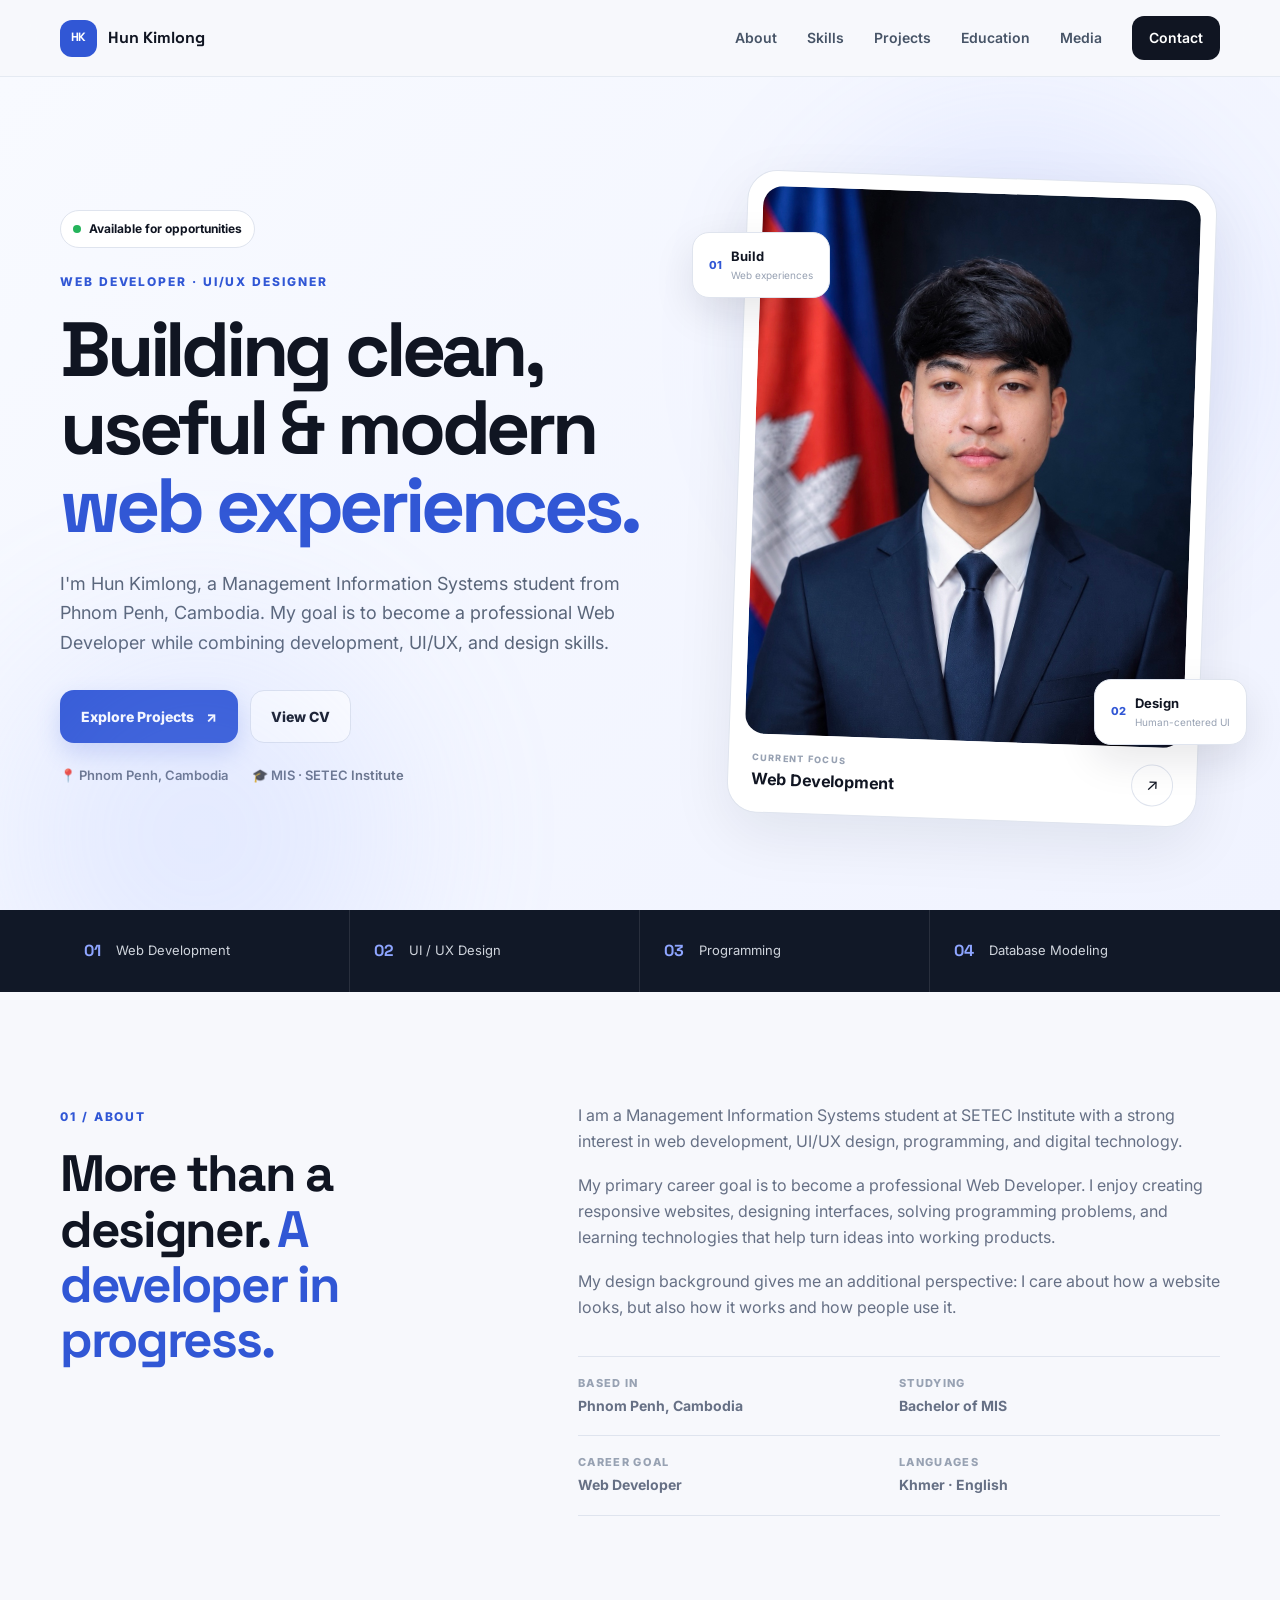
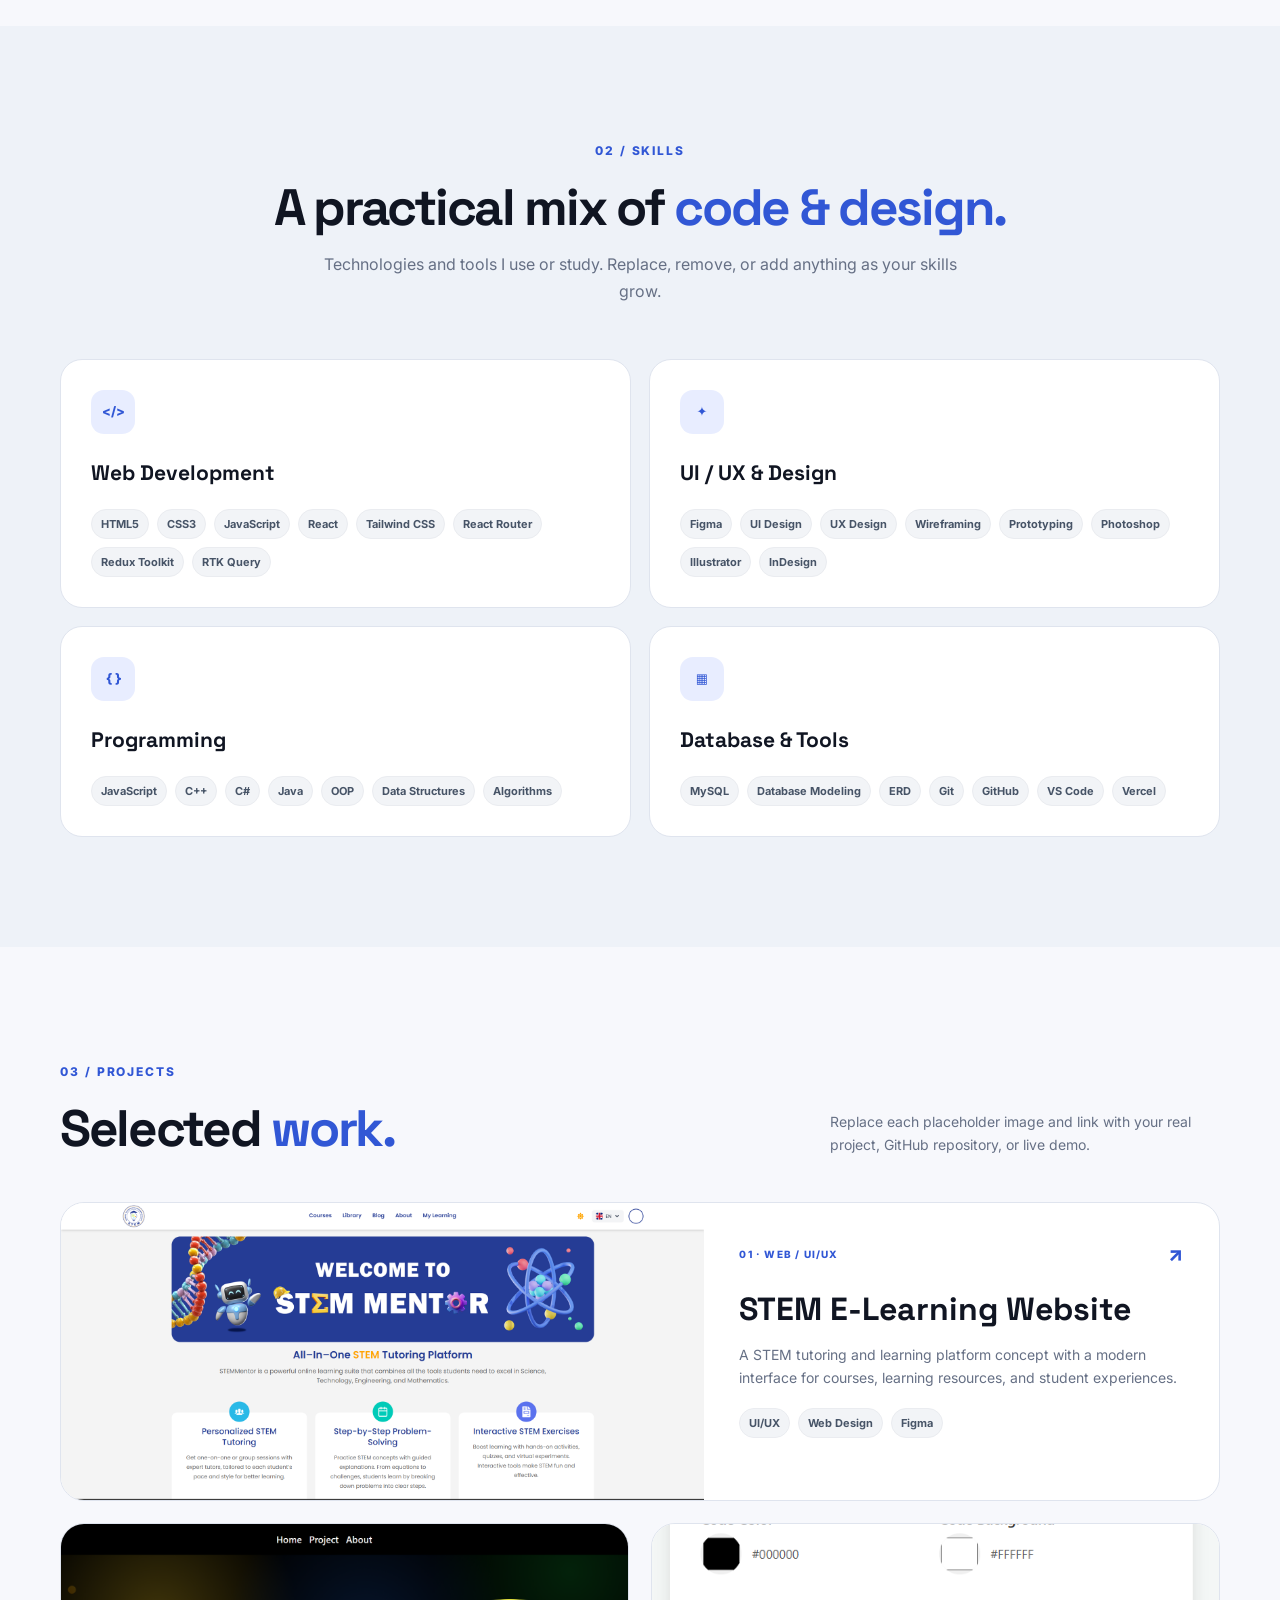
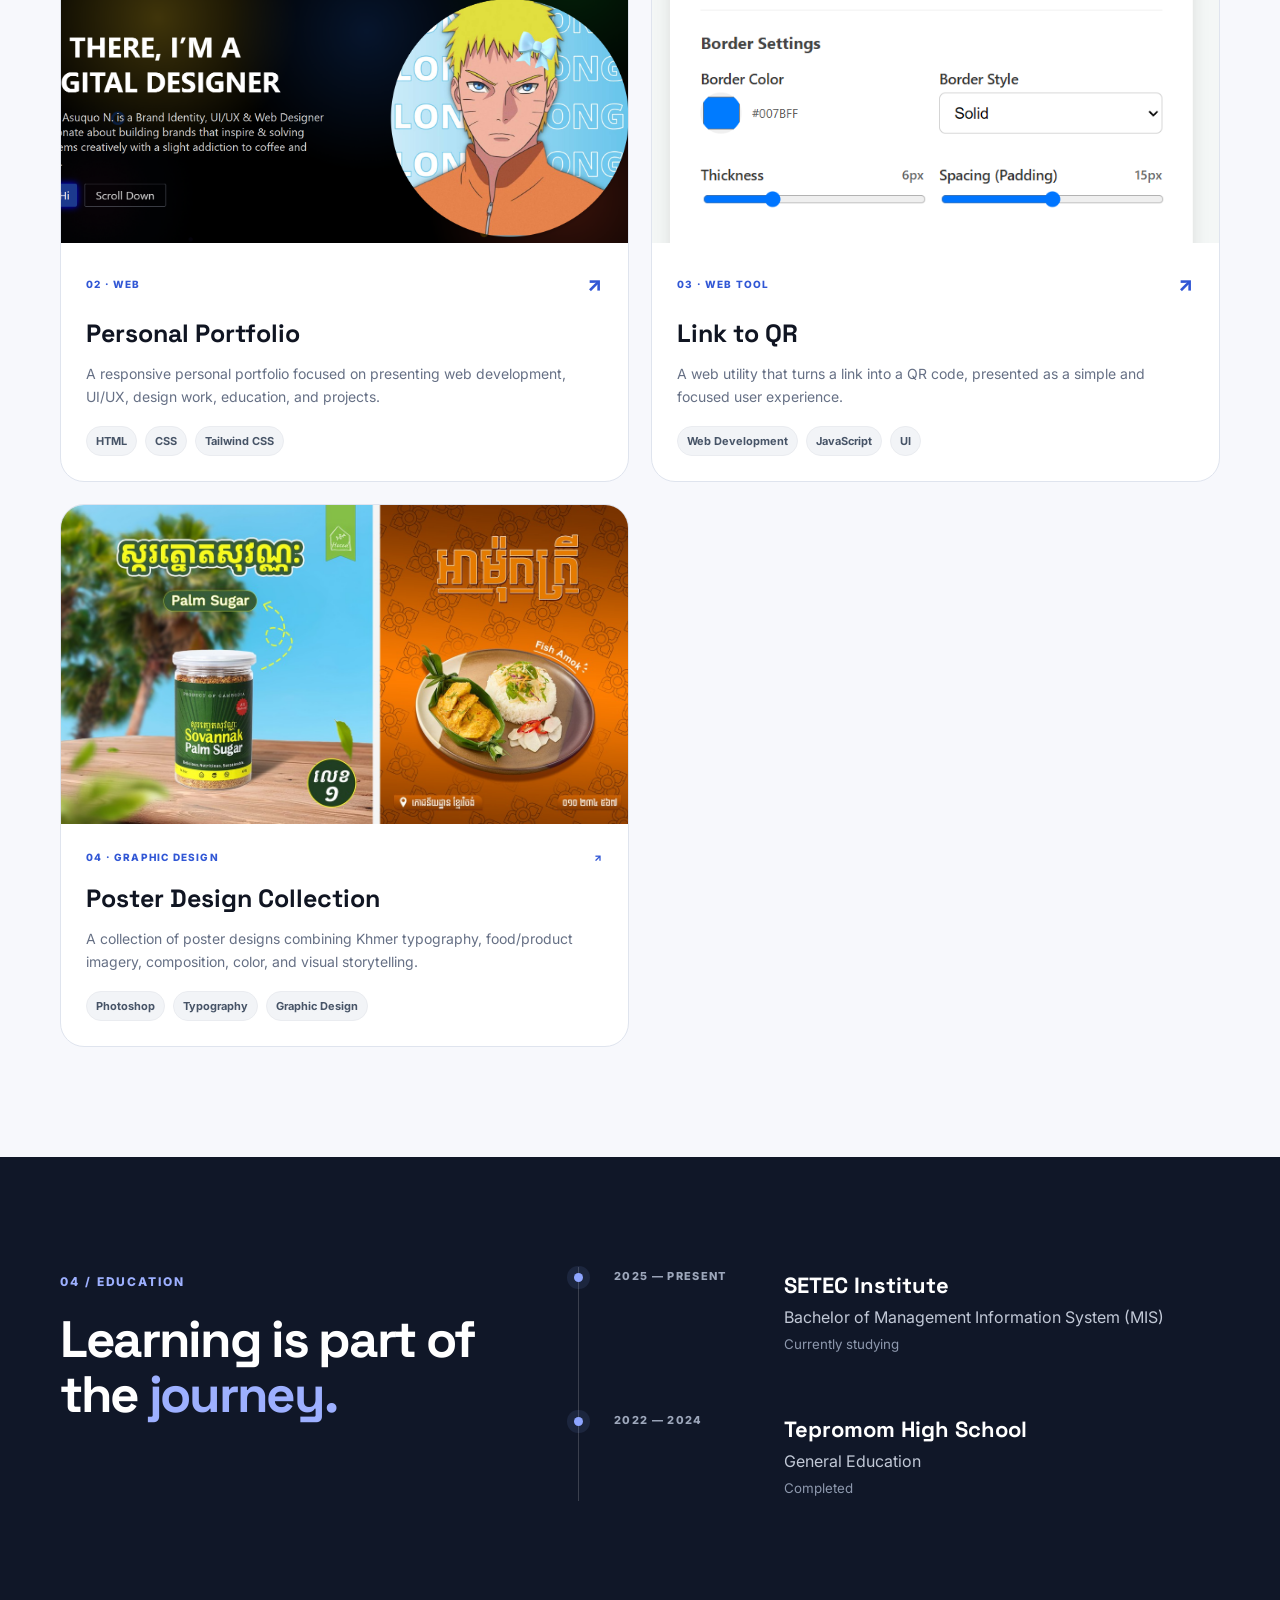
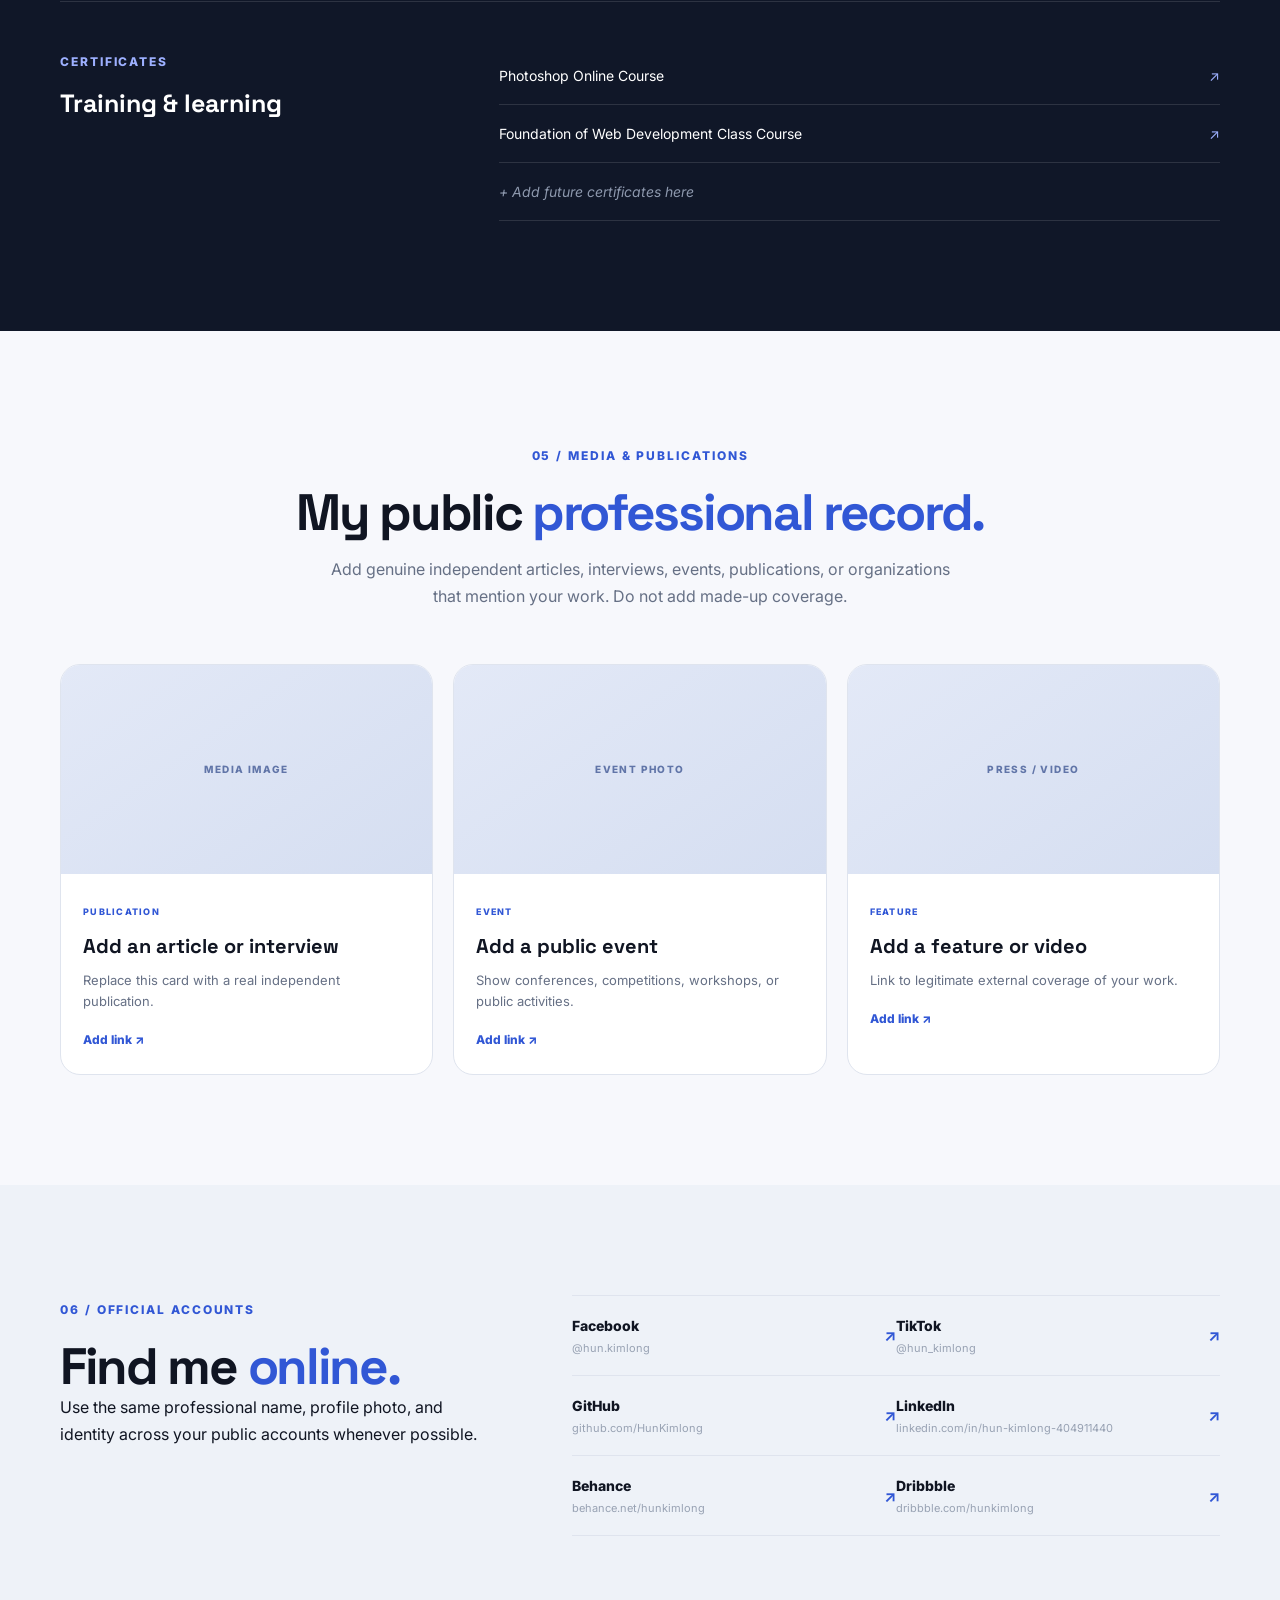
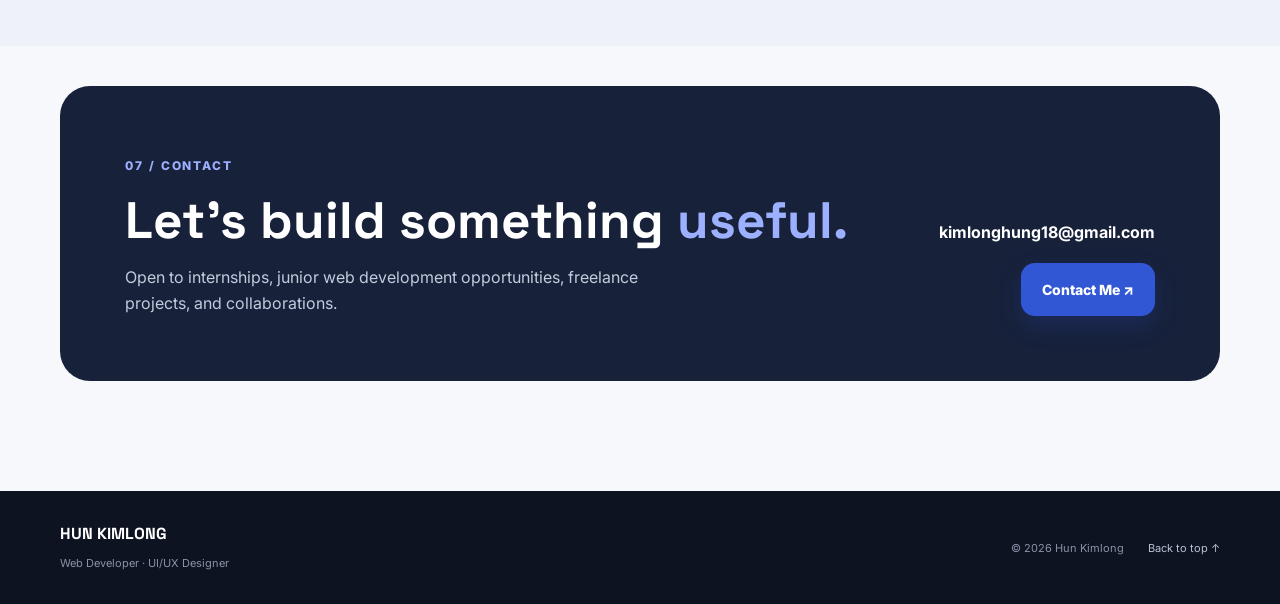
<file: index.html>
<!DOCTYPE html>
<html lang="en">

<head>
  <meta charset="UTF-8" />
  <meta name="viewport" content="width=device-width, initial-scale=1.0" />
  <meta name="description" content="Hun Kimlong is a Web Developer and UI/UX Designer from Phnom Penh, Cambodia. Explore his web development, UI/UX, programming, database, and design projects." />
  <meta name="author" content="Hun Kimlong" />
  <meta name="robots" content="index, follow, max-image-preview:large" />
  <meta name="googlebot" content="index, follow" />
  <meta name="theme-color" content="#3157d5" />
  <meta name="application-name" content="Hun Kimlong Portfolio" />

  <meta property="og:title" content="Hun Kimlong | Web Developer & UI/UX Designer in Cambodia" />
  <meta property="og:description" content="Official portfolio of Hun Kimlong — Web Developer and UI/UX Designer from Phnom Penh, Cambodia." />
  <meta property="og:url" content="https://hunkimlong.com/" />
  <meta property="og:image" content="https://hunkimlong.com/assets/profile.jpg" />
  <meta property="og:image:alt" content="Hun Kimlong — Web Developer and UI/UX Designer" />
  <meta property="og:image:type" content="image/jpeg" />
  <meta property="og:type" content="profile" />
  <meta property="og:site_name" content="Hun Kimlong" />
  <meta property="og:locale" content="en_US" />

  <meta name="twitter:card" content="summary_large_image" />
  <meta name="twitter:title" content="Hun Kimlong | Web Developer & UI/UX Designer in Cambodia" />
  <meta name="twitter:description" content="Official portfolio, projects, skills, education, and contact information for Hun Kimlong." />
  <meta name="twitter:image" content="https://hunkimlong.com/assets/profile.jpg" />
  <meta name="twitter:image:alt" content="Hun Kimlong — Web Developer and UI/UX Designer" />

  <link rel="canonical" href="https://hunkimlong.com/" />
  <link rel="sitemap" type="application/xml" href="/sitemap.xml" />
  <link rel="manifest" href="/site.webmanifest" />

  <title>Hun Kimlong | Web Developer & UI/UX Designer in Cambodia</title>

  <script type="application/ld+json">
  {
    "@context": "https://schema.org",
    "@graph": [
      {
        "@type": "ProfilePage",
        "@id": "https://hunkimlong.com/#profile",
        "url": "https://hunkimlong.com/",
        "name": "Hun Kimlong | Web Developer & UI/UX Designer",
        "mainEntity": {"@id": "https://hunkimlong.com/#person"}
      },
      {
        "@type": "Person",
        "@id": "https://hunkimlong.com/#person",
        "name": "Hun Kimlong",
        "url": "https://hunkimlong.com/",
        "image": "https://hunkimlong.com/assets/profile.jpg",
        "jobTitle": "Web Developer & UI/UX Designer",
        "description": "Web Developer and UI/UX Designer from Phnom Penh, Cambodia, and Management Information Systems student at SETEC Institute.",
        "homeLocation": {"@type": "Place", "name": "Phnom Penh, Cambodia"},
        "alumniOf": {"@type": "CollegeOrUniversity", "name": "SETEC Institute"},
        "sameAs": [
          "https://www.facebook.com/hun.kimlong",
          "https://www.tiktok.com/@hun_kimlong",
          "https://github.com/HunKimlong",
          "https://www.linkedin.com/in/hun-kimlong-404911440",
          "https://www.behance.net/hunkimlong",
          "https://dribbble.com/hunkimlong",
          "https://portfolio-long.vercel.app/"
        ]
      },
      {
        "@type": "WebSite",
        "@id": "https://hunkimlong.com/#website",
        "url": "https://hunkimlong.com/",
        "name": "Hun Kimlong",
        "description": "Portfolio of Hun Kimlong, Web Developer and UI/UX Designer.",
        "publisher": {"@id": "https://hunkimlong.com/#person"},
        "inLanguage": "en"
      }
    ]
  }
  </script>
  <link rel="icon" href="assets/favicon.svg" type="image/svg+xml" />
  <link rel="preconnect" href="https://fonts.googleapis.com" />
  <link rel="preconnect" href="https://fonts.gstatic.com" crossorigin />
  <link
    href="https://fonts.googleapis.com/css2?family=Inter:wght@400;500;600;700;800&family=Space+Grotesk:wght@500;600;700&display=swap"
    rel="stylesheet" />
  <link rel="stylesheet" href="styles.css" />
</head>

<body>
  <div class="scroll-progress" id="scrollProgress"></div>

  <header class="site-header" id="top">
    <nav class="nav container" aria-label="Main navigation">
      <a class="brand" href="#home" aria-label="Hun Kimlong home">
        <span class="brand-mark">HK</span>
        <span>Hun Kimlong</span>
      </a>
      <button class="nav-toggle" id="navToggle" aria-label="Open menu" aria-expanded="false">
        <span></span><span></span><span></span>
      </button>
      <div class="nav-links" id="navLinks">
        <a href="#about">About</a>
        <a href="#skills">Skills</a>
        <a href="#projects">Projects</a>
        <a href="#education">Education</a>
        <a href="#media">Media</a>
        <a href="#contact" class="nav-cta">Contact</a>
      </div>
    </nav>
  </header>

  <main>
    <section class="hero section" id="home">
      <div class="hero-glow glow-one"></div>
      <div class="hero-glow glow-two"></div>
      <div class="container hero-grid">
        <div class="hero-copy reveal">
          <div class="eyebrow"><span class="status-dot"></span> Available for opportunities</div>
          <p class="hero-kicker">WEB DEVELOPER · UI/UX DESIGNER</p>
          <h1>Building clean, useful &amp; modern <span>web experiences.</span></h1>
          <p class="hero-text">I'm Hun Kimlong, a Management Information Systems student from Phnom Penh, Cambodia. My
            goal is to become a professional Web Developer while combining development, UI/UX, and design skills.</p>
          <div class="hero-actions">
            <a class="btn btn-primary" href="#projects">Explore Projects <span>↗</span></a>
            <a class="btn btn-secondary" href="assets/CV-Hun-Kimlong.pdf" target="_blank" rel="noopener">View CV</a>
          </div>
          <div class="hero-meta">
            <span>📍 Phnom Penh, Cambodia</span>
            <span>🎓 MIS · SETEC Institute</span>
          </div>
        </div>

        <div class="hero-profile reveal">
          <div class="profile-card">
            <div class="profile-image">
              <img src="assets/profile.jpg" alt="Hun Kimlong, Web Developer and UI/UX Designer" />
            </div>
            <div class="profile-card-body">
              <div>
                <span class="mini-label">CURRENT FOCUS</span>
                <strong>Web Development</strong>
              </div>
              <div class="profile-arrow">↗</div>
            </div>
          </div>
          <div class="floating-card floating-top"><span>01</span><strong>Build</strong><small>Web experiences</small>
          </div>
          <div class="floating-card floating-bottom"><span>02</span><strong>Design</strong><small>Human-centered
              UI</small></div>
        </div>
      </div>
    </section>

    <section class="trust-strip">
      <div class="container trust-grid">
        <div><strong>01</strong><span>Web Development</span></div>
        <div><strong>02</strong><span>UI / UX Design</span></div>
        <div><strong>03</strong><span>Programming</span></div>
        <div><strong>04</strong><span>Database Modeling</span></div>
      </div>
    </section>

    <section class="section" id="about">
      <div class="container two-col">
        <div class="section-heading reveal">
          <span class="section-number">01 / ABOUT</span>
          <h2>More than a designer. <span>A developer in progress.</span></h2>
        </div>
        <div class="about-copy reveal">
          <p>I am a Management Information Systems student at SETEC Institute with a strong interest in web development,
            UI/UX design, programming, and digital technology.</p>
          <p>My primary career goal is to become a professional Web Developer. I enjoy creating responsive websites,
            designing interfaces, solving programming problems, and learning technologies that help turn ideas into
            working products.</p>
          <p>My design background gives me an additional perspective: I care about how a website looks, but also how it
            works and how people use it.</p>
          <div class="about-facts">
            <div><span>Based in</span><strong>Phnom Penh, Cambodia</strong></div>
            <div><span>Studying</span><strong>Bachelor of MIS</strong></div>
            <div><span>Career goal</span><strong>Web Developer</strong></div>
            <div><span>Languages</span><strong>Khmer · English</strong></div>
          </div>
        </div>
      </div>
    </section>

    <section class="section section-soft" id="skills">
      <div class="container">
        <div class="section-heading centered reveal">
          <span class="section-number">02 / SKILLS</span>
          <h2>A practical mix of <span>code &amp; design.</span></h2>
          <p>Technologies and tools I use or study. Replace, remove, or add anything as your skills grow.</p>
        </div>
        <div class="skills-grid">
          <article class="skill-card reveal"><span class="skill-icon">&lt;/&gt;</span>
            <h3>Web Development</h3>
            <div class="tag-list">
              <span>HTML5</span><span>CSS3</span><span>JavaScript</span><span>React</span><span>Tailwind
                CSS</span><span>React Router</span><span>Redux Toolkit</span><span>RTK Query</span>
            </div>
          </article>
          <article class="skill-card reveal"><span class="skill-icon">✦</span>
            <h3>UI / UX &amp; Design</h3>
            <div class="tag-list"><span>Figma</span><span>UI Design</span><span>UX
                Design</span><span>Wireframing</span><span>Prototyping</span><span>Photoshop</span><span>Illustrator</span><span>InDesign</span>
            </div>
          </article>
          <article class="skill-card reveal"><span class="skill-icon">{ }</span>
            <h3>Programming</h3>
            <div class="tag-list">
              <span>JavaScript</span><span>C++</span><span>C#</span><span>Java</span><span>OOP</span><span>Data
                Structures</span><span>Algorithms</span>
            </div>
          </article>
          <article class="skill-card reveal"><span class="skill-icon">▦</span>
            <h3>Database &amp; Tools</h3>
            <div class="tag-list"><span>MySQL</span><span>Database
                Modeling</span><span>ERD</span><span>Git</span><span>GitHub</span><span>VS
                Code</span><span>Vercel</span></div>
          </article>
        </div>
      </div>
    </section>

    <section class="section" id="projects">
      <div class="container">
        <div class="section-heading row-heading reveal">
          <div><span class="section-number">03 / PROJECTS</span>
            <h2>Selected <span>work.</span></h2>
          </div>
          <p>Replace each placeholder image and link with your real project, GitHub repository, or live demo.</p>
        </div>
        <div class="project-grid">
          <article class="project-card featured reveal">
            <a class="project-image project-image-link" href="https://stem-mentor.vercel.app/" target="_blank"
              rel="noopener" aria-label="Open STEM e-learning website">
              <img src="assets/project-stem.png" alt="STEM Mentor e-learning website designed by Hun Kimlong" />
            </a>
            <div class="project-body">
              <div class="project-top"><span>01 · WEB / UI/UX</span><a href="https://stem-mentor.vercel.app/"
                  target="_blank" rel="noopener">↗</a></div>
              <h3>STEM E-Learning Website</h3>
              <p>A STEM tutoring and learning platform concept with a modern interface for courses, learning resources,
                and student experiences.</p>
              <div class="project-tags"><span>UI/UX</span><span>Web Design</span><span>Figma</span></div>
            </div>
          </article>

          <article class="project-card reveal">
            <a class="project-image project-image-link" href="https://portfolio-long.vercel.app/" target="_blank"
              rel="noopener" aria-label="Open portfolio website">
              <img src="assets/personal-portfolio.png"
                alt="Poster collection by Hun Kimlong featuring palm sugar and fish amok designs" />
            </a>
            <div class="project-body">
              <div class="project-top"><span>02 · WEB</span><a href="https://portfolio-long.vercel.app/" target="_blank"
                  rel="noopener">↗</a></div>
              <h3>Personal Portfolio</h3>
              <p>A responsive personal portfolio focused on presenting web development, UI/UX, design work, education,
                and projects.</p>
              <div class="project-tags"><span>HTML</span><span>CSS</span><span>Tailwind CSS</span></div>
            </div>
          </article>

          <article class="project-card reveal">
            <a class="project-image project-image-link" href="https://long-link-to-qr.vercel.app/" target="_blank"
              rel="noopener" aria-label="Open Link to QR project">
              <img src="assets/link-to-qr.png"
                alt="Poster collection by Hun Kimlong featuring palm sugar and fish amok designs" />
            </a>
            <div class="project-body">
              <div class="project-top"><span>03 · WEB TOOL</span><a href="https://long-link-to-qr.vercel.app/"
                  target="_blank" rel="noopener">↗</a></div>
              <h3>Link to QR</h3>
              <p>A web utility that turns a link into a QR code, presented as a simple and focused user experience.</p>
              <div class="project-tags"><span>Web Development</span><span>JavaScript</span><span>UI</span></div>
            </div>
          </article>

          <article class="project-card reveal">
            <div class="project-image project-image-poster">
              <img src="assets/poster-collection.jpg"
                alt="Poster collection by Hun Kimlong featuring palm sugar and fish amok designs" />
            </div>
            <div class="project-body">
              <div class="project-top"><span>04 · GRAPHIC DESIGN</span><span>↗</span></div>
              <h3>Poster Design Collection</h3>
              <p>A collection of poster designs combining Khmer typography, food/product imagery, composition, color,
                and visual storytelling.</p>
              <div class="project-tags"><span>Photoshop</span><span>Typography</span><span>Graphic Design</span></div>
            </div>
          </article>
        </div>
      </div>
    </section>

    <section class="section section-dark" id="education">
      <div class="container two-col">
        <div class="section-heading reveal"><span class="section-number">04 / EDUCATION</span>
          <h2>Learning is part of the <span>journey.</span></h2>
        </div>
        <div class="timeline reveal">
          <div class="timeline-item"><span>2025 — PRESENT</span>
            <div>
              <h3>SETEC Institute</h3>
              <p>Bachelor of Management Information System (MIS)</p><small>Currently studying</small>
            </div>
          </div>
          <div class="timeline-item"><span>2022 — 2024</span>
            <div>
              <h3>Tepromom High School</h3>
              <p>General Education</p><small>Completed</small>
            </div>
          </div>
        </div>
      </div>
      <div class="container certificates reveal">
        <div><span class="section-number">CERTIFICATES</span>
          <h3>Training &amp; learning</h3>
        </div>
        <div class="certificate-list">
          <div>Photoshop Online Course <span>↗</span></div>
          <div>Foundation of Web Development Class Course <span>↗</span></div>
          <div class="editable-note">+ Add future certificates here</div>
        </div>
      </div>
    </section>

    <section class="section" id="media">
      <div class="container">
        <div class="section-heading centered reveal"><span class="section-number">05 / MEDIA &amp; PUBLICATIONS</span>
          <h2>My public <span>professional record.</span></h2>
          <p>Add genuine independent articles, interviews, events, publications, or organizations that mention your
            work. Do not add made-up coverage.</p>
        </div>
        <div class="media-grid">
          <article class="media-card reveal">
            <div class="media-placeholder">MEDIA IMAGE</div>
            <div><span>PUBLICATION</span>
              <h3>Add an article or interview</h3>
              <p>Replace this card with a real independent publication.</p><a href="#" data-placeholder-link>Add link
                ↗</a>
            </div>
          </article>
          <article class="media-card reveal">
            <div class="media-placeholder">EVENT PHOTO</div>
            <div><span>EVENT</span>
              <h3>Add a public event</h3>
              <p>Show conferences, competitions, workshops, or public activities.</p><a href="#"
                data-placeholder-link>Add link ↗</a>
            </div>
          </article>
          <article class="media-card reveal">
            <div class="media-placeholder">PRESS / VIDEO</div>
            <div><span>FEATURE</span>
              <h3>Add a feature or video</h3>
              <p>Link to legitimate external coverage of your work.</p><a href="#" data-placeholder-link>Add link ↗</a>
            </div>
          </article>
        </div>
      </div>
    </section>

    <section class="section section-soft" id="social">
      <div class="container social-layout">
        <div class="section-heading reveal"><span class="section-number">06 / OFFICIAL ACCOUNTS</span>
          <h2>Find me <span>online.</span></h2>
          <p>Use the same professional name, profile photo, and identity across your public accounts whenever possible.
          </p>
        </div>
        <div class="social-links reveal">
          <a href="https://facebook.com/hun.kimlong"><span>Facebook</span><small>@hun.kimlong</small><b>↗</b></a>
          <a href="https://www.tiktok.com/@hun_kimlong"><span>TikTok</span><small>@hun_kimlong</small><b>↗</b></a>
          <a href="https://github.com/HunKimlong"><span>GitHub</span><small>github.com/HunKimlong</small><b>↗</b></a>
          <a
            href="https://www.linkedin.com/in/hun-kimlong-404911440?utm_source=share_via&utm_content=profile&utm_medium=member_ios"><span>LinkedIn</span><small>linkedin.com/in/hun-kimlong-404911440</small><b>↗</b></a>
          <a href="#" data-placeholder-link><span>Behance</span><small>behance.net/hunkimlong</small><b>↗</b></a>
          <a href="#" data-placeholder-link><span>Dribbble</span><small>dribbble.com/hunkimlong</small><b>↗</b></a>
        </div>
      </div>
    </section>

    <section class="section contact-section" id="contact">
      <div class="container contact-card reveal">
        <div><span class="section-number">07 / CONTACT</span>
          <h2>Let's build something <span>useful.</span></h2>
          <p>Open to internships, junior web development opportunities, freelance projects, and collaborations.</p>
        </div>
        <div class="contact-actions"><a class="email-link"
            href="mailto:kimlonghun@gmail.com">kimlonghung18@gmail.com</a><a class="btn btn-primary"
            href="mailto:kimlonghung18@gmail.com">Contact Me ↗</a></div>
      </div>
    </section>
  </main>

  <footer class="footer">
    <div class="container footer-inner">
      <div><strong>HUN KIMLONG</strong><span>Web Developer · UI/UX Designer</span></div>
      <div><span>© <span id="year"></span> Hun Kimlong</span><a href="#top">Back to top ↑</a></div>
    </div>
  </footer>

  <div class="toast" id="toast">Replace this placeholder link with your real URL.</div>
  <script src="script.js"></script>
</body>

</html>
</file>
<file: styles.css>
:root{--bg:#f7f8fc;--surface:#fff;--soft:#eef2ff;--text:#101522;--muted:#667085;--line:#dfe4ee;--primary:#3157d5;--primary2:#233fa8;--dark:#101728;--radius:24px;--shadow:0 20px 60px rgba(16,24,40,.08)}
*{box-sizing:border-box;margin:0;padding:0}html{scroll-behavior:smooth}body{font-family:Inter,system-ui,sans-serif;background:var(--bg);color:var(--text);line-height:1.65;overflow-x:hidden}a{color:inherit;text-decoration:none}button{font:inherit}.container{width:min(1160px,calc(100% - 40px));margin:auto}.section{padding:110px 0;position:relative}.section-soft{background:#eef2f8}.section-dark{background:var(--dark);color:#fff}.scroll-progress{position:fixed;z-index:100;left:0;top:0;height:3px;width:0;background:var(--primary)}
.site-header{position:sticky;top:0;z-index:50;background:rgba(247,248,252,.84);backdrop-filter:blur(18px);border-bottom:1px solid rgba(223,228,238,.7)}.nav{height:76px;display:flex;align-items:center;justify-content:space-between}.brand{display:flex;align-items:center;gap:11px;font-weight:800;font-family:"Space Grotesk",sans-serif}.brand-mark{width:37px;height:37px;border-radius:12px;background:var(--primary);color:#fff;display:grid;place-items:center;font-size:12px;letter-spacing:-.04em}.nav-links{display:flex;align-items:center;gap:30px;font-size:14px;font-weight:600;color:#475467}.nav-links a{transition:.2s}.nav-links a:hover{color:var(--primary)}.nav-cta{background:var(--text);color:#fff!important;padding:10px 17px;border-radius:12px}.nav-toggle{display:none;background:none;border:0;width:40px;height:40px}.nav-toggle span{display:block;width:22px;height:2px;background:var(--text);margin:5px auto}
.hero{padding:100px 0 90px;min-height:760px;display:flex;align-items:center;overflow:hidden;background:linear-gradient(135deg,#f8faff 0%,#f0f3ff 100%)}.hero-grid{display:grid;grid-template-columns:1.08fr .92fr;align-items:center;gap:80px}.hero-kicker,.section-number{font-size:12px;letter-spacing:.16em;font-weight:800;color:var(--primary)}.eyebrow{display:inline-flex;align-items:center;gap:8px;background:#fff;border:1px solid var(--line);padding:8px 12px;border-radius:999px;font-size:12px;font-weight:700;margin-bottom:24px}.status-dot{width:8px;height:8px;border-radius:50%;background:#25b45b}.hero h1{font-family:"Space Grotesk",sans-serif;font-size:clamp(48px,6vw,78px);line-height:1.02;letter-spacing:-.055em;margin:18px 0 24px;max-width:780px}.hero h1 span,h2 span{color:var(--primary)}.hero-text{font-size:18px;color:#596579;max-width:680px}.hero-actions{display:flex;gap:12px;margin:32px 0 22px;flex-wrap:wrap}.btn{display:inline-flex;align-items:center;justify-content:center;gap:12px;padding:14px 20px;border-radius:14px;font-size:14px;font-weight:800;transition:.2s;border:1px solid transparent}.btn-primary{background:var(--primary);color:#fff;box-shadow:0 10px 25px rgba(49,87,213,.2)}.btn-primary:hover{background:var(--primary2);transform:translateY(-2px)}.btn-secondary{background:#fff;border-color:var(--line)}.btn-secondary:hover{border-color:var(--primary);color:var(--primary)}.hero-meta{display:flex;gap:24px;flex-wrap:wrap;color:#667085;font-size:13px;font-weight:600}.hero-profile{position:relative;max-width:470px;margin:auto;width:100%}.profile-card{background:#fff;border:1px solid var(--line);padding:15px;border-radius:30px;box-shadow:var(--shadow);transform:rotate(2deg)}.profile-image{aspect-ratio:4/5;border-radius:20px;overflow:hidden}.image-placeholder{background:linear-gradient(145deg,#dbe4ff,#c8d3ee);display:grid;place-items:center;color:#36508f;text-align:center;font-weight:800;letter-spacing:.1em;font-size:11px}.image-placeholder span{border:1px dashed #6075ad;padding:18px;border-radius:14px;background:rgba(255,255,255,.35)}.profile-card-body{display:flex;justify-content:space-between;align-items:center;padding:17px 8px 4px}.mini-label{display:block;color:#98a2b3;font-size:9px;letter-spacing:.14em;font-weight:800}.profile-card-body strong{font-size:16px}.profile-arrow{width:42px;height:42px;border:1px solid var(--line);border-radius:50%;display:grid;place-items:center}.floating-card{position:absolute;background:#fff;border:1px solid var(--line);border-radius:17px;padding:13px 16px;box-shadow:0 15px 40px rgba(16,24,40,.1);display:grid;grid-template-columns:auto 1fr;column-gap:9px;align-items:center}.floating-card span{grid-row:span 2;color:var(--primary);font-weight:800;font-size:11px}.floating-card strong{font-size:13px}.floating-card small{font-size:10px;color:#98a2b3}.floating-top{top:55px;left:-45px}.floating-bottom{bottom:75px;right:-40px}
.hero-glow{position:absolute;width:400px;height:400px;border-radius:50%;filter:blur(90px);opacity:.18}.glow-one{background:#6e8aff;right:5%;top:8%}.glow-two{background:#9bb2ff;left:0;bottom:-15%}
.trust-strip{background:#111827;color:#fff}.trust-grid{display:grid;grid-template-columns:repeat(4,1fr)}.trust-grid div{padding:28px 24px;border-right:1px solid rgba(255,255,255,.1);display:flex;gap:15px;align-items:center}.trust-grid div:last-child{border:0}.trust-grid strong{color:#8ea5ff;font-family:"Space Grotesk"}.trust-grid span{font-size:13px;color:#d0d5dd}
.two-col{display:grid;grid-template-columns:.8fr 1.2fr;gap:90px}.section-heading h2{font-family:"Space Grotesk";font-size:clamp(36px,4vw,58px);line-height:1.08;letter-spacing:-.045em;margin-top:18px}.about-copy{font-size:16px;color:#667085}.about-copy p+p{margin-top:17px}.about-facts{margin-top:35px;display:grid;grid-template-columns:1fr 1fr;border-top:1px solid var(--line)}.about-facts div{padding:17px 10px 17px 0;border-bottom:1px solid var(--line)}.about-facts span{display:block;font-size:11px;text-transform:uppercase;letter-spacing:.12em;color:#98a2b3;font-weight:800}.about-facts strong{font-size:14px}
.centered{text-align:center;max-width:760px;margin:0 auto 55px}.centered p{color:#667085;margin:16px auto 0;max-width:650px}.skills-grid{display:grid;grid-template-columns:repeat(2,1fr);gap:18px}.skill-card{background:#fff;border:1px solid var(--line);padding:30px;border-radius:22px;transition:.25s}.skill-card:hover,.project-card:hover{transform:translateY(-5px);box-shadow:var(--shadow)}.skill-icon{width:44px;height:44px;border-radius:13px;background:#e8edff;color:var(--primary);display:grid;place-items:center;font-weight:800;font-size:13px;margin-bottom:22px}.skill-card h3{font-family:"Space Grotesk";font-size:21px;margin-bottom:18px}.tag-list,.project-tags{display:flex;gap:8px;flex-wrap:wrap}.tag-list span,.project-tags span{font-size:11px;background:#f2f4f7;color:#475467;border:1px solid #eaecf0;border-radius:999px;padding:5px 9px;font-weight:700}
.row-heading{display:flex;justify-content:space-between;align-items:end;gap:40px;margin-bottom:45px}.row-heading p{max-width:390px;color:#667085;font-size:14px}.project-grid{display:grid;grid-template-columns:repeat(2,1fr);gap:22px}.project-card{background:#fff;border:1px solid var(--line);border-radius:24px;overflow:hidden;transition:.25s}.project-image{aspect-ratio:16/9}.project-body{padding:25px}.project-top{display:flex;justify-content:space-between;align-items:center;color:var(--primary);font-size:10px;font-weight:800;letter-spacing:.12em}.project-top a{font-size:20px}.project-body h3{font-family:"Space Grotesk";font-size:25px;margin:12px 0 8px}.project-body p{color:#667085;font-size:14px;margin-bottom:18px}.featured{grid-column:span 2;display:grid;grid-template-columns:1.25fr 1fr}.featured .project-image{height:100%;aspect-ratio:auto}.featured .project-body{padding:35px}.featured .project-body h3{font-size:32px}
.section-dark .section-number{color:#9db0ff}.section-dark .section-heading h2 span{color:#9db0ff}.timeline{border-left:1px solid rgba(255,255,255,.18);padding-left:35px}.timeline-item{position:relative;display:grid;grid-template-columns:140px 1fr;gap:30px;padding:0 0 55px}.timeline-item:last-child{padding-bottom:0}.timeline-item:before{content:"";position:absolute;width:9px;height:9px;background:#8ea5ff;border-radius:50%;left:-40px;top:6px;box-shadow:0 0 0 7px rgba(142,165,255,.1)}.timeline-item>span{font-size:11px;color:#9da7bb;font-weight:800;letter-spacing:.12em}.timeline-item h3{font-family:"Space Grotesk";font-size:22px}.timeline-item p{color:#c1c8d6}.timeline-item small{color:#8d98ad}.certificates{margin-top:100px;padding-top:45px;border-top:1px solid rgba(255,255,255,.12);display:grid;grid-template-columns:.7fr 1.3fr;gap:50px}.certificates h3{font-family:"Space Grotesk";font-size:25px;margin-top:10px}.certificate-list div{padding:17px 0;border-bottom:1px solid rgba(255,255,255,.12);display:flex;justify-content:space-between;font-size:14px}.certificate-list span{color:#9db0ff}.editable-note{color:#8d98ad!important;font-style:italic}
.media-grid{display:grid;grid-template-columns:repeat(3,1fr);gap:20px}.media-card{background:#fff;border:1px solid var(--line);border-radius:20px;overflow:hidden}.media-placeholder{aspect-ratio:16/9;background:linear-gradient(145deg,#e3e9f7,#d5def1);display:grid;place-items:center;color:#6175a8;font-size:10px;font-weight:800;letter-spacing:.14em}.media-card>div:last-child{padding:22px}.media-card span{font-size:9px;color:var(--primary);letter-spacing:.14em;font-weight:800}.media-card h3{font-family:"Space Grotesk";font-size:20px;margin:7px 0}.media-card p{font-size:13px;color:#667085;margin-bottom:13px}.media-card a{font-size:12px;color:var(--primary);font-weight:800}.social-layout{display:grid;grid-template-columns:.8fr 1.2fr;gap:80px;align-items:start}.social-links{display:grid;grid-template-columns:1fr 1fr;border-top:1px solid var(--line)}.social-links a{display:grid;grid-template-columns:1fr auto;gap:2px 20px;padding:18px 0;border-bottom:1px solid var(--line)}.social-links a span{font-weight:800;font-size:14px}.social-links small{color:#98a2b3;font-size:11px}.social-links b{grid-column:2;grid-row:1/3;align-self:center;color:var(--primary)}
.contact-section{padding-top:40px}.contact-card{background:#17213a;color:#fff;border-radius:30px;padding:65px;display:flex;justify-content:space-between;align-items:end;gap:50px}.contact-card .section-number{color:#9db0ff}.contact-card h2{font-family:"Space Grotesk";font-size:clamp(38px,4vw,58px);line-height:1.05;margin:16px 0}.contact-card h2 span{color:#9db0ff}.contact-card p{color:#c3ccdc;max-width:560px}.contact-actions{text-align:right;display:flex;flex-direction:column;align-items:flex-end;gap:18px}.email-link{font-size:16px;font-weight:700}.footer{background:#0d1320;color:#fff;padding:30px 0}.footer-inner{display:flex;justify-content:space-between;gap:30px;align-items:center}.footer strong{font-family:"Space Grotesk";display:block}.footer span{font-size:11px;color:#8993a7}.footer-inner>div:last-child{display:flex;gap:24px;align-items:center}.footer a{font-size:11px;color:#b8c1d2}.toast{position:fixed;bottom:24px;left:50%;transform:translate(-50%,20px);background:#101828;color:#fff;padding:12px 18px;border-radius:12px;font-size:12px;opacity:0;pointer-events:none;transition:.25s;z-index:100}.toast.show{opacity:1;transform:translate(-50%,0)}.reveal{opacity:0;transform:translateY(20px);transition:opacity .7s ease,transform .7s ease}.reveal.visible{opacity:1;transform:none}
@media(max-width:900px){.hero-grid,.two-col,.social-layout{grid-template-columns:1fr;gap:50px}.hero{padding-top:75px}.hero-profile{max-width:430px}.floating-top{left:-10px}.floating-bottom{right:-10px}.trust-grid{grid-template-columns:1fr 1fr}.trust-grid div:nth-child(2){border-right:0}.trust-grid div:nth-child(-n+2){border-bottom:1px solid rgba(255,255,255,.1)}.row-heading{display:block}.row-heading p{margin-top:18px}.featured{grid-column:auto;display:block}.featured .project-image{aspect-ratio:16/9}.media-grid{grid-template-columns:1fr 1fr}.contact-card{display:block}.contact-actions{align-items:flex-start;text-align:left;margin-top:35px}.nav-links{display:none;position:absolute;top:76px;left:0;right:0;background:#fff;border-bottom:1px solid var(--line);padding:18px 20px;flex-direction:column;align-items:stretch;gap:5px;box-shadow:0 15px 30px rgba(16,24,40,.08)}.nav-links.open{display:flex}.nav-links a{padding:12px}.nav-toggle{display:block}}
@media(max-width:600px){.container{width:min(100% - 28px,1160px)}.section{padding:75px 0}.hero{padding:60px 0}.hero h1{font-size:45px}.hero-text{font-size:16px}.profile-card{transform:none}.floating-card{display:none}.trust-grid{grid-template-columns:1fr}.trust-grid div,.trust-grid div:nth-child(2){border-right:0;border-bottom:1px solid rgba(255,255,255,.1)!important}.skills-grid,.project-grid,.media-grid{grid-template-columns:1fr}.featured{grid-column:auto}.about-facts{grid-template-columns:1fr}.timeline-item{grid-template-columns:1fr;gap:7px}.certificates{grid-template-columns:1fr;gap:25px;margin-top:70px}.social-links{grid-template-columns:1fr}.contact-card{padding:35px 25px}.footer-inner,.footer-inner>div:last-child{flex-direction:column;align-items:flex-start}.footer-inner>div:last-child{gap:8px}.hero-actions{width:100%}.btn{width:100%}}

/* Real project/profile images */
.profile-image img,
.project-image > img,
.project-image-link > img {
  width: 100%;
  height: 100%;
  display: block;
  object-fit: cover;
}
.profile-image img { object-position: center top; }
.project-image-link { display: block; color: inherit; }
.project-image-poster img { object-position: center; }
.project-image .image-placeholder { width: 100%; height: 100%; }
.project-image-link:hover img { transform: scale(1.02); transition: transform .3s ease; }
</file>
